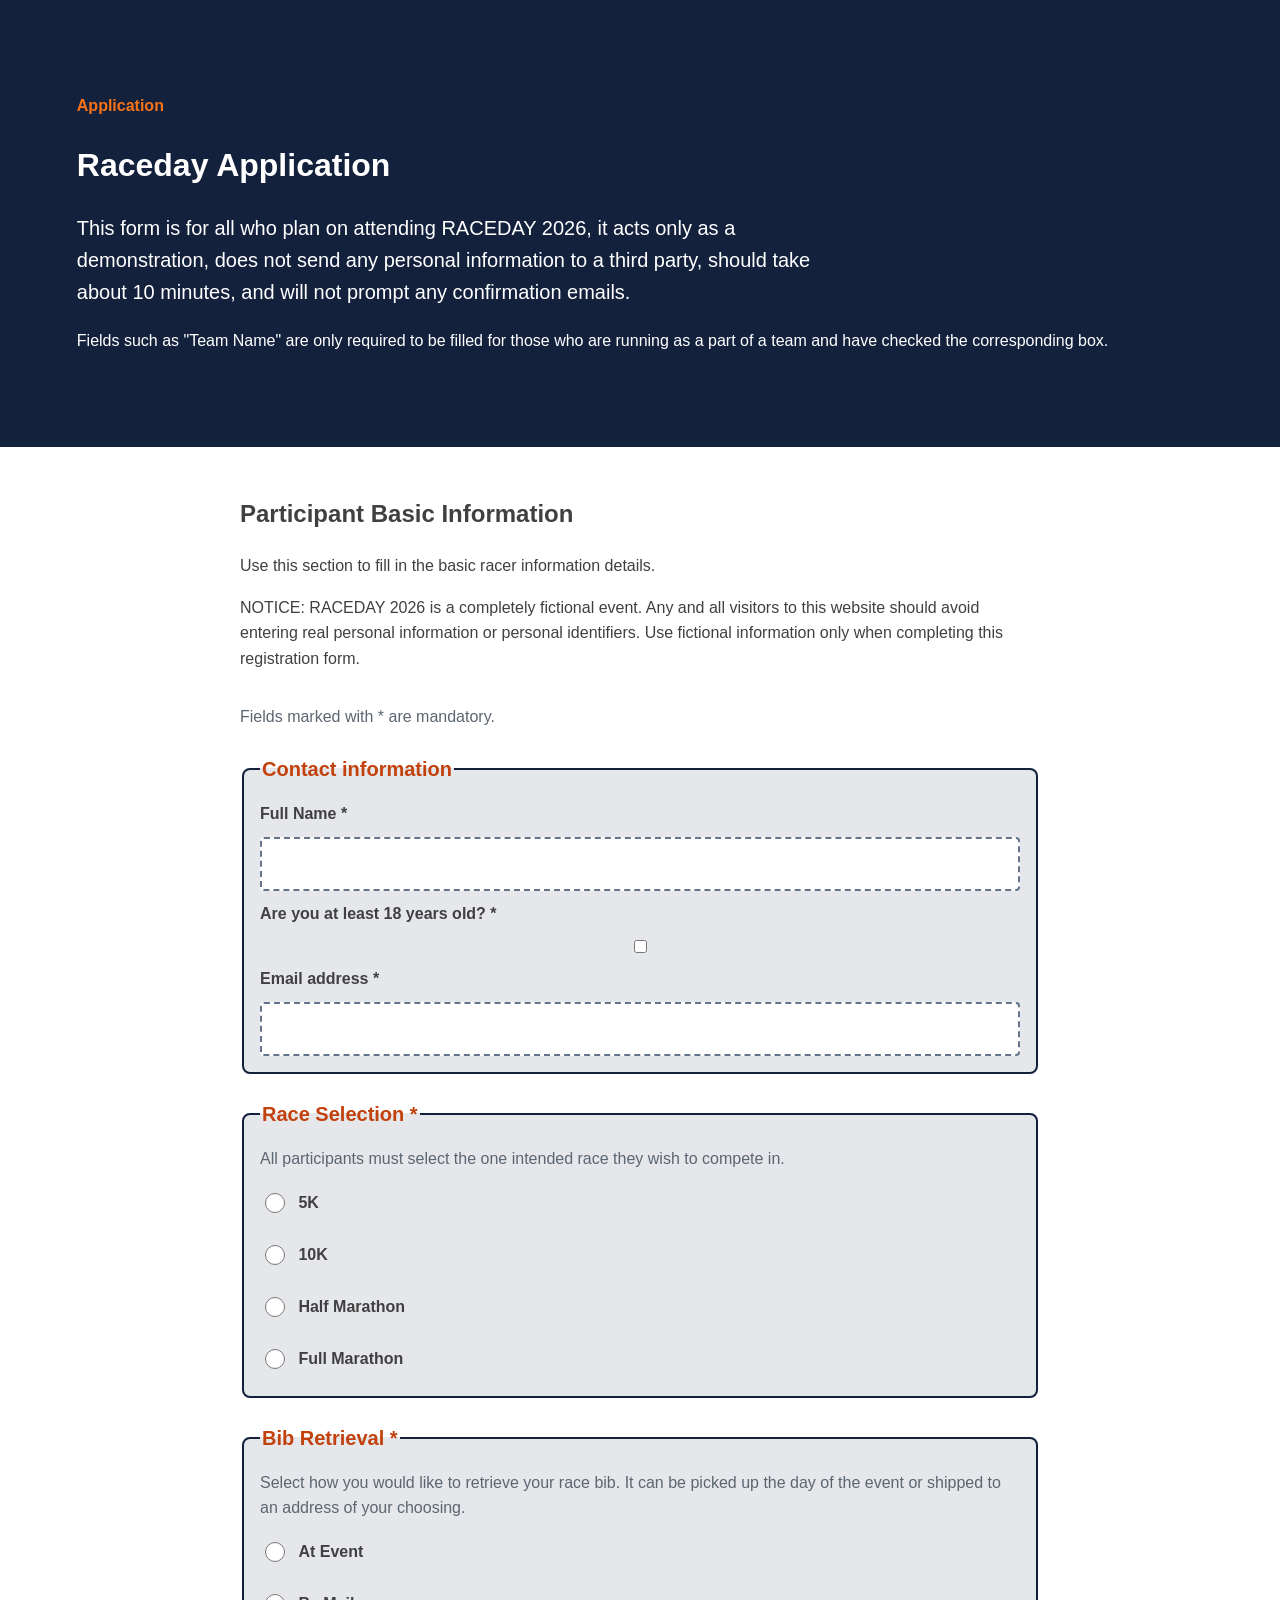
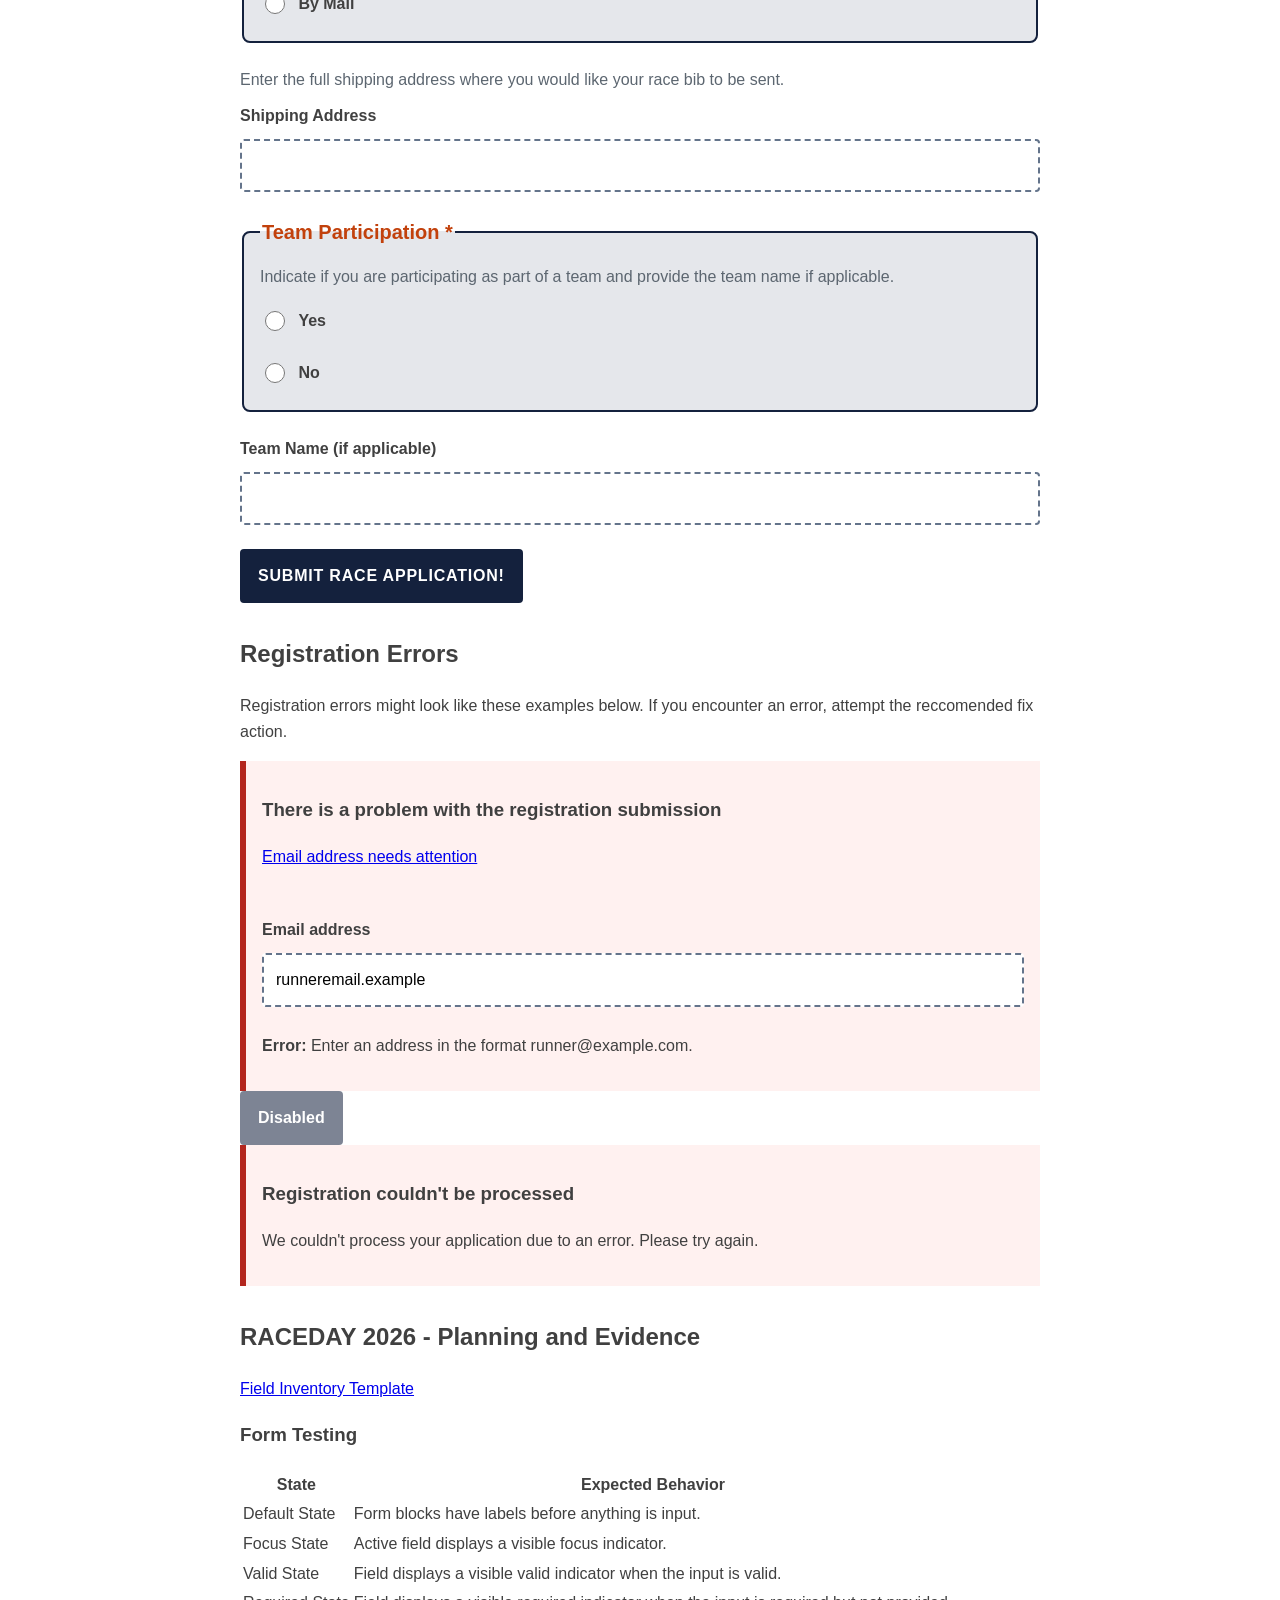
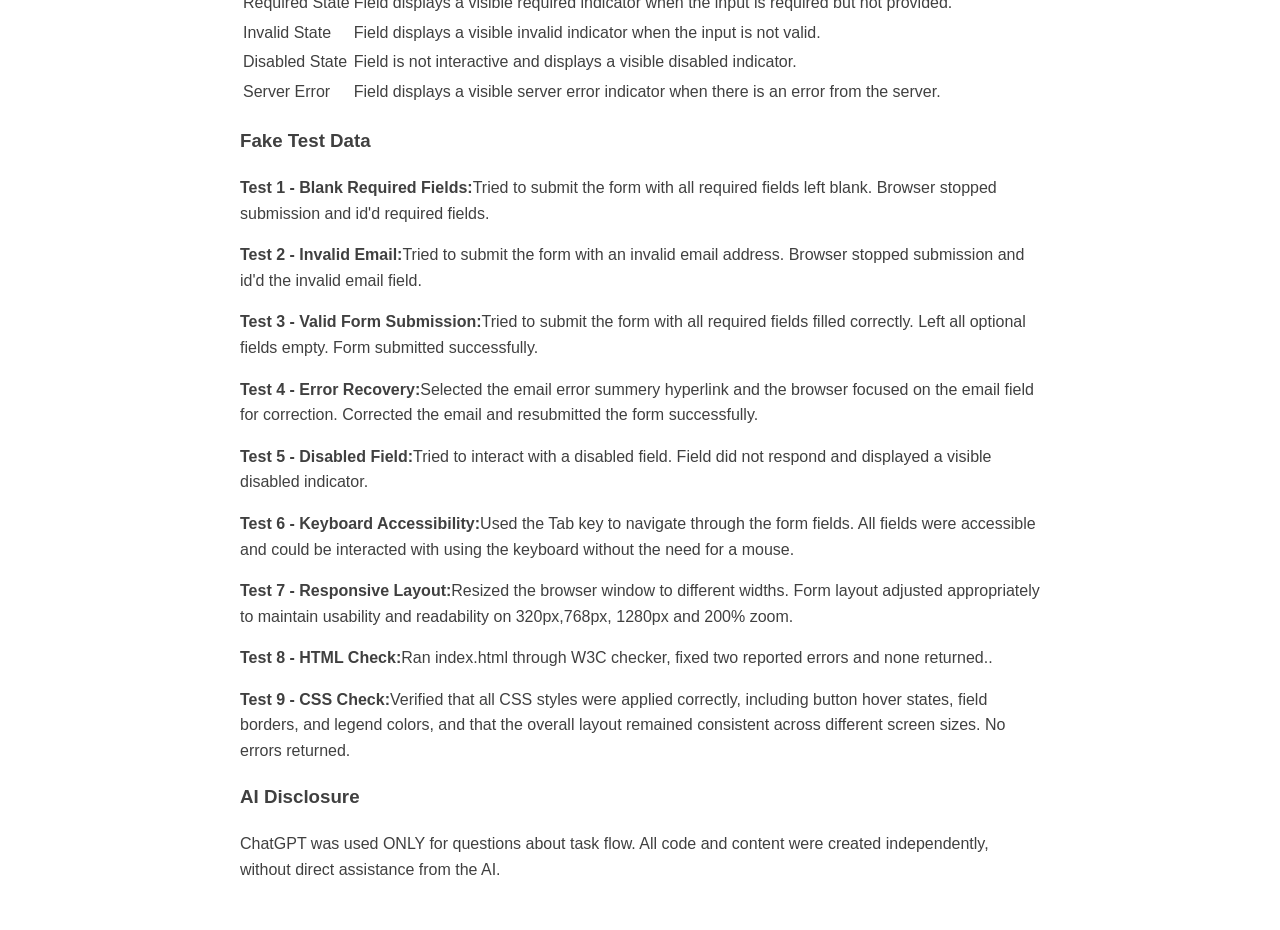
<file: index.html>
<!doctype html>
<html lang="en">
    <head>
        <meta charset="utf-8">
        <meta name="viewport" content="width=device-width,initial-scale=1">
        <title>Raceday Application</title><link rel="stylesheet" href="styles.css">
    </head>
    <body>
        <header class="page-header">
            <p class="eyebrow">Application</p>
            <h1>Raceday Application</h1>
            <p class="lede">This form is for all who plan on attending RACEDAY 2026, it acts only as a demonstration, does not send any personal information to a third party, should take about 10 minutes, and will not prompt any confirmation emails.</p>
            <p>Fields such as "Team Name" are only required to be filled for those who are running as a part of a team and have checked the corresponding box.</p>
        </header>
        <main>
            <section id="expectations">
                <h2>Participant Basic Information</h2>
                <p>Use this section to fill in the basic racer information details.</p>
                <p>NOTICE: RACEDAY 2026 is a completely fictional event. Any and all visitors to this website should avoid entering real personal information or personal identifiers. Use fictional information only when completing this registration form.</p>
            </section>
            <form method="get">
                <p class="help">Fields marked with * are mandatory.</p>
                <fieldset>
                    <legend>Contact information</legend>
                    <div class="field">
                        <label for="full_name">Full Name *</label>
                        <input id="full_name" name="full_name" type="text" autocomplete="name" required>
                    </div>
                    <div class="field">
                        <label for="age_verified">Are you at least 18 years old? *</label>
                        <input id="age_verified" name="age_verified" type="checkbox" required>
                    </div>
                    <div class="field">
                        <label for="email">Email address *</label>
                        <input id="email" name="email" type="email" autocomplete="email" required>
                    </div>
                </fieldset>
                <fieldset>
                    <legend>Race Selection *</legend>
                    <p class="help">All participants must select the one intended race they wish to compete in.</p>
                    <label class="choice">
                        <input type="radio" name="race_option" value="5K" required> 5K </label>
                        <label class="choice"><input type="radio" name="race_option" value="10K" required> 10K </label>
                        <label class="choice"><input type="radio" name="race_option" value="Half Marathon" required> Half Marathon </label>
                        <label class="choice"><input type="radio" name="race_option" value="Full Marathon" required> Full Marathon </label>
                    </fieldset>
                    <fieldset>
                        <legend>Bib Retrieval *</legend>
                        <p class="help">Select how you would like to retrieve your race bib. It can be picked up the day of the event or shipped to an address of your choosing. </p>
                        <label class="choice">
                            <input type="radio" name="bib_retrieval_method" value="at_event" required> At Event
                        </label>
                        <label class="choice">
                            <input type="radio" name="bib_retrieval_method" value="by_mail" required> By Mail
                        </label>
                    </fieldset>
                    <div class="field">
                        <p class="help">Enter the full shipping address where you would like your race bib to be sent.</p>
                        <label for="delivery_address">Shipping Address</label>
                        <input id="delivery_address" type="text" name="delivery_address" >
                    </div>
                    <fieldset>
                        <legend>Team Participation *</legend>
                        <p class="help">Indicate if you are participating as part of a team and provide the team name if applicable.</p>
                        <label class="choice">
                            <input type="radio" name="team_participation" value="yes" required> Yes
                        </label>
                        <label class="choice">
                            <input type="radio" name="team_participation" value="no" required> No
                        </label>
                    </fieldset>
                    <div class="field">
                        <label for="team_name">Team Name (if applicable) </label>
                        <input type="text" id="team_name" name="team_name">
                    </div>
                    <button type="submit">Submit race application!</button>
                </form>
                <section id="states">
                    <h2>Registration Errors</h2>
                    <p>Registration errors might look like these examples below. If you encounter an error, attempt the reccomended fix action.</p>
                    <div class="error-summary">
                        <h3>There is a problem with the registration submission</h3>
                        <p><a href="#error-example">Email address needs attention</a></p>
                    </div>
                    <div class="field field-error">
                        <label for="error-example">Email address</label>
                        <input id="error-example" type="email" value="runneremail.example" aria-invalid="true" aria-describedby="error-message">
                        <p id="error-message"><strong>Error:</strong> Enter an address in the format runner@example.com.</p>
                    </div>
                    <button type="button" disabled>Disabled</button>
                    <div class="error-summary" role="alert">
                        <h3>Registration couldn't be processed</h3>
                        <p>We couldn't process your application due to an error. Please try again.</p>
                    </div>
                </section>
                <section id="documentation">
                    <h2>RACEDAY 2026 - Planning and Evidence</h2>
                    <p> <a href="field-inventory-template.html">Field Inventory Template</a></p>
                    <h3>Form Testing</h3>
                    <table>
                        <thead>
                            <tr>
                                <th scope="col">State</th>
                                <th scope="col">Expected Behavior</th>
                            </tr>
                        </thead>
                        <tbody>
                            <tr>
                                <td>Default State</td>
                                <td>Form blocks have labels before anything is input.</td>
                            </tr>
                        </tbody>
                        <tbody>
                            <tr>
                                <td>Focus State</td>
                                <td>Active field displays a visible focus indicator.</td>
                            </tr>
                            <tr>
                                <td>Valid State</td>
                                <td>Field displays a visible valid indicator when the input is valid.</td>
                            </tr>
                            <tr>
                                <td>Required State</td>
                                <td>Field displays a visible required indicator when the input is required but not provided.</td>
                            </tr>
                            <tr>
                                <td>Invalid State</td>
                                <td>Field displays a visible invalid indicator when the input is not valid.</td>
                            </tr>
                            <tr>
                                <td>Disabled State</td>
                                <td>Field is not interactive and displays a visible disabled indicator.</td>
                            </tr>
                            <tr>
                                <td>Server Error</td>
                                <td>Field displays a visible server error indicator when there is an error from the server.</td>
                            </tr>
                        </tbody>
                    </table>
                    <h3>Fake Test Data</h3>
                    <p><strong>Test 1 - Blank Required Fields:</strong>Tried to submit the form with all required fields left blank. Browser stopped submission and id'd required fields.</p>
                    <p><strong>Test 2 - Invalid Email:</strong>Tried to submit the form with an invalid email address. Browser stopped submission and id'd the invalid email field.</p>
                    <p><strong>Test 3 - Valid Form Submission:</strong>Tried to submit the form with all required fields filled correctly. Left all optional fields empty. Form submitted successfully.</p>
                    <p><strong>Test 4 - Error Recovery:</strong>Selected the email error summery hyperlink and the browser focused on the email field for correction. Corrected the email and resubmitted the form successfully.</p>
                    <p><strong>Test 5 - Disabled Field:</strong>Tried to interact with a disabled field. Field did not respond and displayed a visible disabled indicator.</p>
                    <p><strong>Test 6 - Keyboard Accessibility:</strong>Used the Tab key to navigate through the form fields. All fields were accessible and could be interacted with using the keyboard without the need for a mouse.</p>
                    <p><strong>Test 7 - Responsive Layout:</strong>Resized the browser window to different widths. Form layout adjusted appropriately to maintain usability and readability on 320px,768px, 1280px and 200% zoom.</p>
                    <p><strong>Test 8 - HTML Check:</strong>Ran index.html through W3C checker, fixed two reported errors and none returned..</p>
                    <p><strong>Test 9 - CSS Check:</strong>Verified that all CSS styles were applied correctly, including button hover states, field borders, and legend colors, and that the overall layout remained consistent across different screen sizes. No errors returned.</p>

                    <h3>AI Disclosure</h3>
                    <p>ChatGPT was used ONLY for questions about task flow. All code and content were created independently, without direct assistance from the AI.</p>
                </section>
            </main>
        </body>
        </html>
</file>
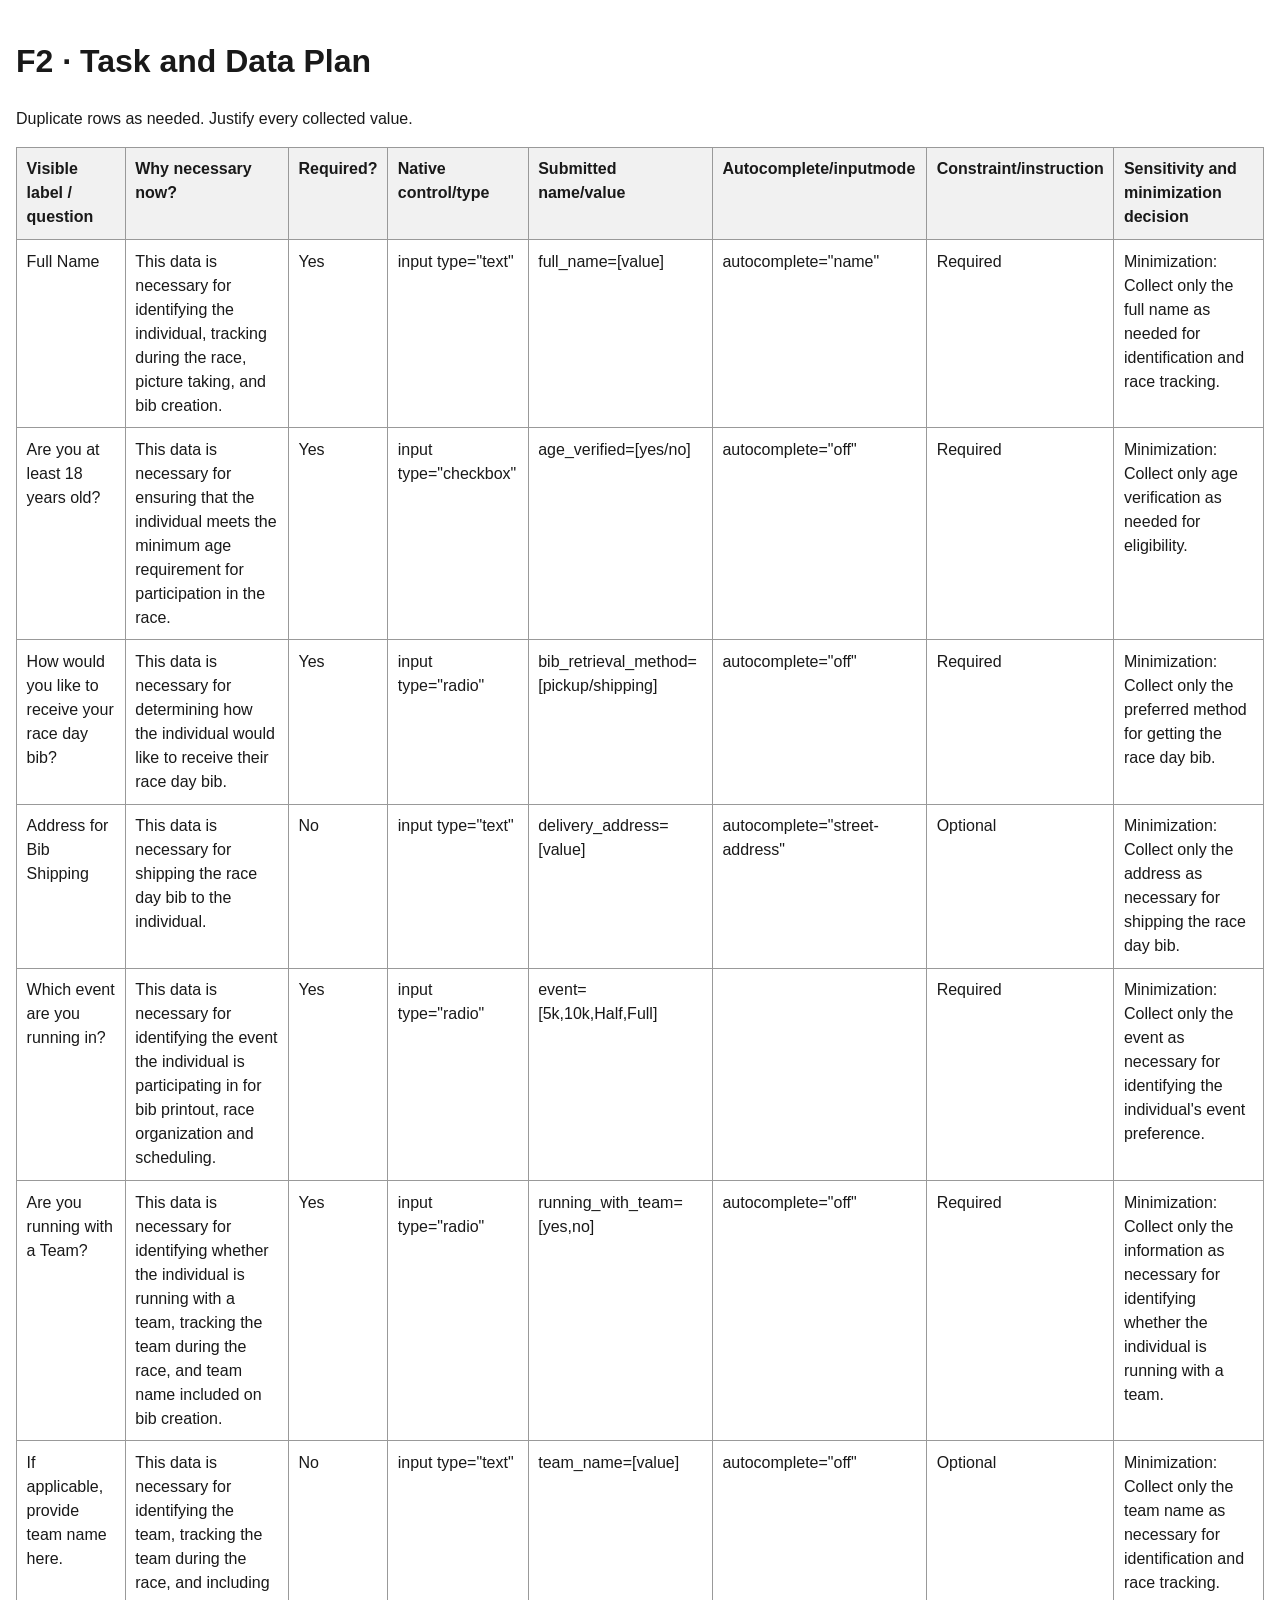
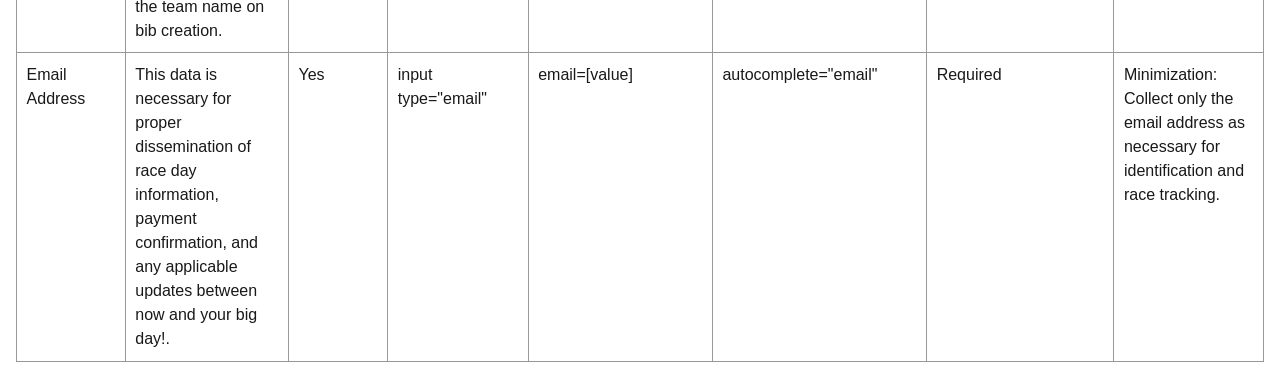
<file: field-inventory-template.html>
<!doctype html>
<html lang="en">
    <head>
        <meta charset="utf-8">
        <meta name="viewport" content="width=device-width,initial-scale=1">
        <title>Field Inventory</title>
        <style>
        body{
            font-family:Arial,sans-serif;
            line-height:1.5;
            max-width:80rem;
            margin:auto;
            padding:1rem;
            color:#191919;
        }
        table{
            width:100%;
            border-collapse:collapse;
        }
        th,td{
            padding:.6rem;
            border:1px solid #999;
            text-align:left;
            vertical-align:top;
        }
        th{
            background:#f1f1f1;
        }
        </style>
        </head>
        <body>
            <h1>F2 · Task and Data Plan</h1>
            <p>Duplicate rows as needed. Justify every collected value.</p>
            <table>
                <thead>
                    <tr>
                        <th>Visible label / question</th>
                        <th>Why necessary now?</th>
                        <th>Required?</th>
                        <th>Native control/type</th>
                        <th>Submitted name/value</th>
                        <th>Autocomplete/inputmode</th>
                        <th>Constraint/instruction</th>
                        <th>Sensitivity and minimization decision</th>
                    </tr>
                </thead>
                <tbody>
                    <tr>
                        <td>Full Name</td>
                        <td>This data is necessary for identifying the individual, tracking during the race, picture taking, and bib creation.</td>
                        <td>Yes</td>
                        <td>input type="text"</td>
                        <td>full_name=[value]</td>
                        <td>autocomplete="name"</td>
                        <td>Required</td>
                        <td>Minimization: Collect only the full name as needed for identification and race tracking.</td>
                    </tr>
                     <tr>
                        <td>Are you at least 18 years old?</td>
                        <td>This data is necessary for ensuring that the individual meets the minimum age requirement for participation in the race.</td>
                        <td>Yes</td>
                        <td>input type="checkbox"</td>
                        <td>age_verified=[yes/no]</td>
                        <td>autocomplete="off"</td>
                        <td>Required</td>
                        <td>Minimization: Collect only age verification as needed for eligibility.</td>
                    </tr>
                     <tr>
                        <td>How would you like to receive your race day bib?</td>
                        <td>This data is necessary for determining how the individual would like to receive their race day bib.</td>
                        <td>Yes</td>
                        <td>input type="radio"</td>
                        <td>bib_retrieval_method=[pickup/shipping]</td>
                        <td>autocomplete="off"</td>
                        <td>Required</td>
                        <td>Minimization: Collect only the preferred method for getting the race day bib.</td>
                    </tr>
                     <tr>
                        <td>Address for Bib Shipping</td>
                        <td>This data is necessary for shipping the race day bib to the individual.</td>
                        <td>No</td>
                        <td>input type="text"</td>
                        <td>delivery_address=[value]</td>
                        <td>autocomplete="street-address"</td>
                        <td>Optional</td>
                        <td>Minimization: Collect only the address as necessary for shipping the race day bib.</td>
                    </tr>
                     <tr>
                        <td>Which event are you running in?</td>
                        <td>This data is necessary for identifying the event the individual is participating in for bib printout, race organization and scheduling.</td>
                        <td>Yes</td>
                        <td>input type="radio"</td>
                        <td>event=[5k,10k,Half,Full]</td>
                        <td><N></A></td>
                        <td>Required</td>
                        <td>Minimization: Collect only the event as necessary for identifying the individual's event preference.</td>
                    </tr>
                     <tr>
                        <td>Are you running with a Team?</td>
                        <td>This data is necessary for identifying whether the individual is running with a team, tracking the team during the race, and team name included on bib creation.</td>
                        <td>Yes</td>
                        <td>input type="radio"</td>
                        <td>running_with_team=[yes,no]</td>
                        <td>autocomplete="off"</td>
                        <td>Required</td>
                        <td>Minimization: Collect only the information as necessary for identifying whether the individual is running with a team.</td>
                    </tr>
                     <tr>
                        <td>If applicable, provide team name here.</td>
                        <td>This data is necessary for identifying the team, tracking the team during the race, and including the team name on bib creation.</td>
                        <td>No</td>
                        <td>input type="text"</td>
                        <td>team_name=[value]</td>
                        <td>autocomplete="off"</td>
                        <td>Optional</td>
                        <td>Minimization: Collect only the team name as necessary for identification and race tracking.</td>
                    </tr>
                     <tr>
                        <td>Email Address</td>
                        <td>This data is necessary for proper dissemination of race day information, payment confirmation, and any applicable updates between now and your big day!.</td>
                        <td>Yes</td>
                        <td>input type="email"</td>
                        <td>email=[value]</td>
                        <td>autocomplete="email"</td>
                        <td>Required</td>
                        <td>Minimization: Collect only the email address as necessary for identification and race tracking.</td>
                    </tr>
                </tbody>
            </table>
        </body>
        </html>
</file>
<file: styles.css>
:root{
    --color-text:#404040;
    --color-surface:#fff;
    --color-action:#14213d;
    --color-accent:#f97316;
    --color-border:#747474;
    --color-error:#b3261e;
    --color-muted:#5c6670;
    --space-3:1rem;
    --radius:.5rem;
    --measure:68ch;
}
*,*::before,*::after{
    box-sizing:border-box;
}
body{
    margin:0;
    color:var(--color-text);
    background:var(--color-surface);
    font-family:Arial,sans-serif;
    line-height:1.6;
}
.page-header{
    padding:clamp(2rem,6vw,5rem);
    background:var(--color-action);
    color:#fff;
}
.eyebrow{
    color:var(--color-accent);
    font-weight:700;
}
.lede{
    max-width:var(--measure);
    font-size:1.25rem;
}
main{
    max-width:52rem;
    margin:auto;
    padding:var(--space-3);
}
section,form{
    margin-block:2rem;
}
form,fieldset,.field{
    display:grid;
    gap:.65rem;
}
form{
    gap:1.5rem;
}
fieldset{
    padding:1rem;
    border:2px solid var(--color-action);
    border-radius:var(--radius);
    background: #e5e7eb;
}
legend,label{
    font-weight:700;
}
legend{
    color: #C2410C;
    font-size: 1.25rem;
}
.help{
    margin:0;
    color:var(--color-muted);
}
input,select,textarea,button{
    font:inherit;
}
input:not([type="radio"]):not([type="checkbox"]),select,textarea{
    width:100%;
    padding:.75rem;
    border:2px dashed #64748B;
    border-radius:.25rem;
}
textarea{
    min-height:8rem;
    resize:vertical;
}
.choice{
    display:flex;
    gap:.65rem;
    align-items:flex-start;
    padding:.5rem 0;
}
.choice input{
    inline-size:1.25rem;
    block-size:1.25rem;
}
button{
    justify-self:start;
    min-height:44px;
    padding:.75rem 1rem;
    background:var(--color-action);
    color:#fff;
    border:2px solid var(--color-action);
    border-radius:.25rem;
    font-weight:700;
}
button[type="submit"] {
    text-transform: uppercase;
    letter-spacing: 0.05em;
}
button[type="submit"]:hover{
    background:var(--color-accent);
    border-color:var(--color-accent);
}
:focus-visible{
    outline:.2rem solid var(--color-accent);
    outline-offset:.2rem;
}
.error-summary,.field-error{
    padding:1rem;
    border-left:.4rem solid var(--color-error);
    background:#fff1f0;
}
.field-error input{
    border-color:var(--color-error);
}
button:disabled{
    opacity:.55;
    cursor:not-allowed;
}
@media (min-width:48rem){
    .paired-fields{
        display:grid;
        grid-template-columns:1fr 1fr;
        gap:1rem;
    }
}
</file>
